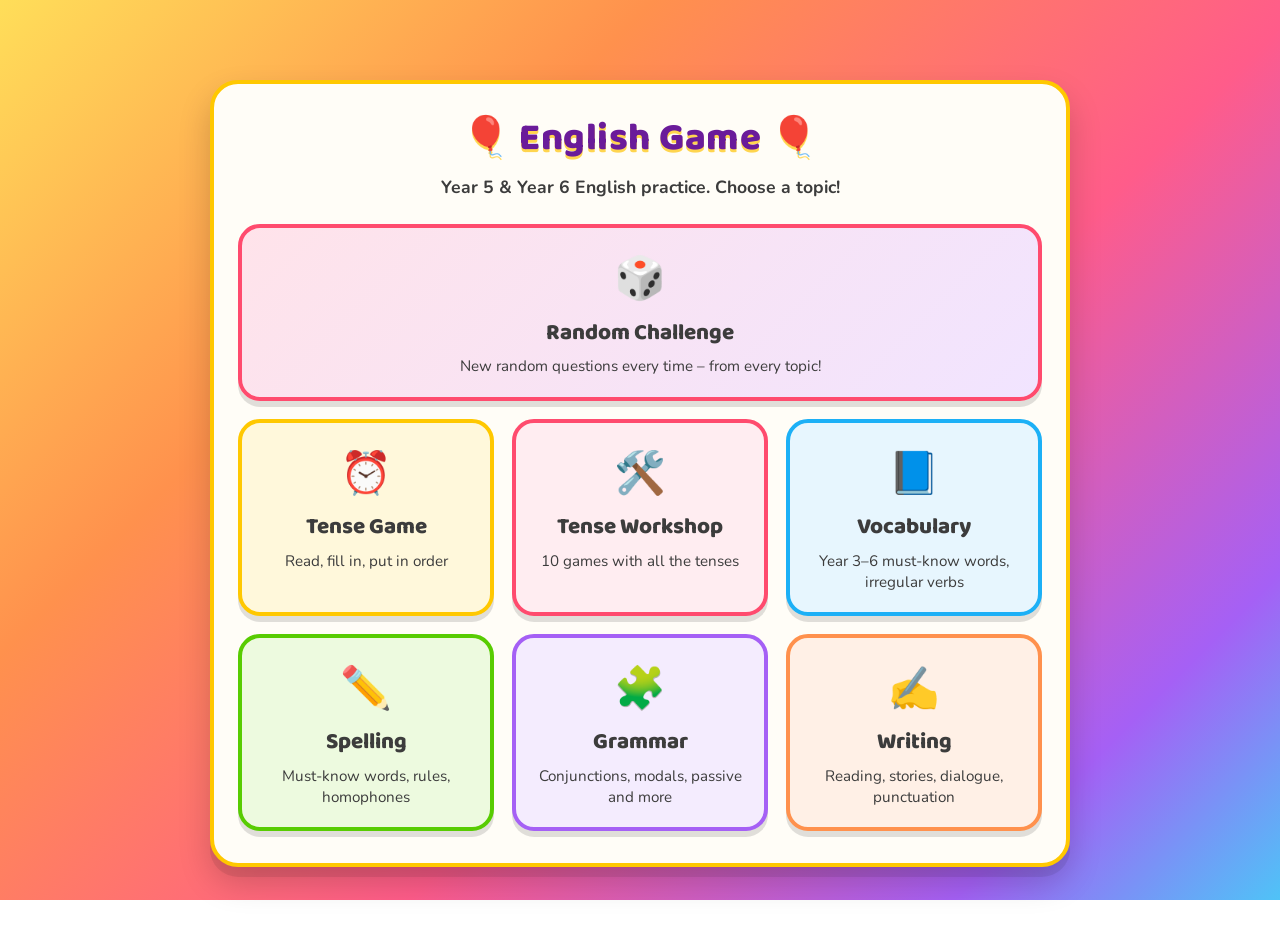
<file: index.html>
<!DOCTYPE html>
<html lang="en">
<head>
<meta charset="UTF-8">
<meta name="viewport" content="width=device-width, initial-scale=1.0">
<title>English Game</title>
<link rel="icon" href="data:,">

<!-- Playful kid-friendly fonts -->
<link rel="preconnect" href="https://fonts.googleapis.com">
<link rel="preconnect" href="https://fonts.gstatic.com" crossorigin>
<link href="https://fonts.googleapis.com/css2?family=Baloo+2:wght@500;700;800&family=Nunito:wght@400;600;700&display=swap" rel="stylesheet">

<!-- Bootstrap -->
<link href="https://cdn.jsdelivr.net/npm/bootstrap@5.3.3/dist/css/bootstrap.min.css" rel="stylesheet" integrity="sha384-QWTKZyjpPEjISv5WaRU9OFeRpok6YctnYmDr5pNlyT2bRjXh0JMhjY6hW+ALEwIH" crossorigin="anonymous">

<link rel="stylesheet" href="style.css">
<link rel="stylesheet" href="pages.css">
</head>
<body>

<div class="container wide">
    <h1>🎈 English Game 🎈</h1>
    <p class="hub-subtitle">Year 5 &amp; Year 6 English practice. Choose a topic!</p>

    <a class="hub-card challenge-card" href="challenge.html">
        <span class="hub-emoji">🎲</span>
        <span class="hub-title">Random Challenge</span>
        <span class="hub-desc">New random questions every time – from every topic!</span>
    </a>

    <div class="hub-grid">
        <a class="hub-card card-sunny" href="tenses.html">
            <span class="hub-emoji">⏰</span>
            <span class="hub-title">Tense Game</span>
            <span class="hub-desc">Read, fill in, put in order</span>
        </a>
        <a class="hub-card card-berry" href="tense-workshop.html">
            <span class="hub-emoji">🛠️</span>
            <span class="hub-title">Tense Workshop</span>
            <span class="hub-desc">10 games with all the tenses</span>
        </a>
        <a class="hub-card card-sky" href="vocabulary.html">
            <span class="hub-emoji">📘</span>
            <span class="hub-title">Vocabulary</span>
            <span class="hub-desc">Year 3–6 must-know words, irregular verbs</span>
        </a>
        <a class="hub-card card-grass" href="spelling.html">
            <span class="hub-emoji">✏️</span>
            <span class="hub-title">Spelling</span>
            <span class="hub-desc">Must-know words, rules, homophones</span>
        </a>
        <a class="hub-card card-grape" href="grammar.html">
            <span class="hub-emoji">🧩</span>
            <span class="hub-title">Grammar</span>
            <span class="hub-desc">Conjunctions, modals, passive and more</span>
        </a>
        <a class="hub-card card-orange" href="writing.html">
            <span class="hub-emoji">✍️</span>
            <span class="hub-title">Writing</span>
            <span class="hub-desc">Reading, stories, dialogue, punctuation</span>
        </a>
    </div>
</div>

</body>
</html>
</file>
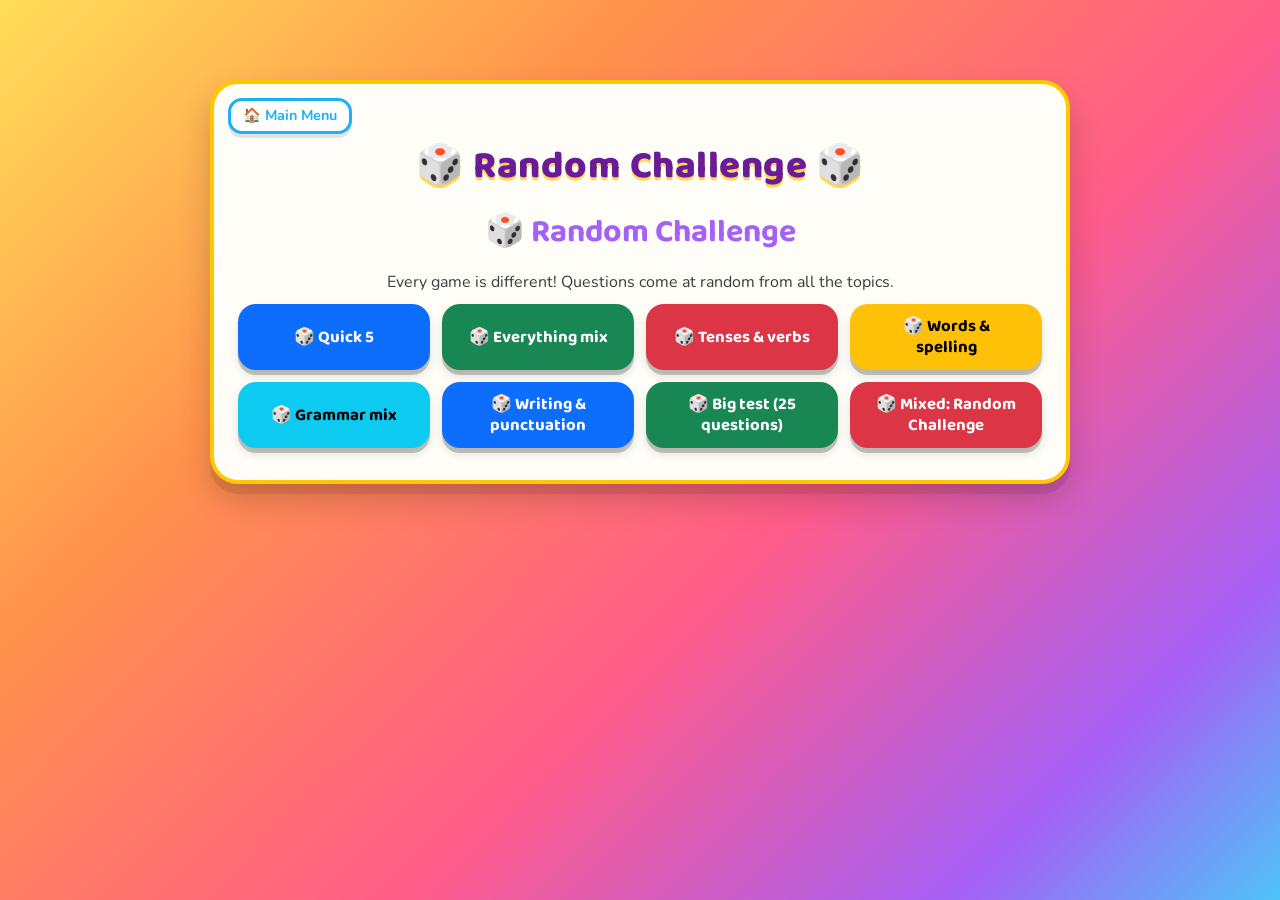
<file: challenge.html>
<!DOCTYPE html>
<html lang="en">
<head>
<meta charset="UTF-8">
<meta name="viewport" content="width=device-width, initial-scale=1.0">
<title>Random Challenge</title>
<link rel="icon" href="data:,">

<!-- Playful kid-friendly fonts -->
<link rel="preconnect" href="https://fonts.googleapis.com">
<link rel="preconnect" href="https://fonts.gstatic.com" crossorigin>
<link href="https://fonts.googleapis.com/css2?family=Baloo+2:wght@500;700;800&family=Nunito:wght@400;600;700&display=swap" rel="stylesheet">

<!-- Bootstrap -->
<link href="https://cdn.jsdelivr.net/npm/bootstrap@5.3.3/dist/css/bootstrap.min.css" rel="stylesheet" integrity="sha384-QWTKZyjpPEjISv5WaRU9OFeRpok6YctnYmDr5pNlyT2bRjXh0JMhjY6hW+ALEwIH" crossorigin="anonymous">

<link rel="stylesheet" href="style.css">
<link rel="stylesheet" href="pages.css">
</head>
<body>

<div class="container wide">
    <a href="index.html" class="btn btn-home btn-outline-info main-menu-link">🏠 Main Menu</a>
    <h1>🎲 Random Challenge 🎲</h1>
    <div id="app"></div>
</div>

<script src="js/quiz-engine.js"></script>
<script src="js/data/words.js"></script>
<script src="js/data/words34.js"></script>
<script src="js/data/verbs.js"></script>
<script>window.QUIZ_COLLECT = [];</script>
<script src="js/pages/vocabulary.js"></script>
<script src="js/pages/spelling.js"></script>
<script src="js/pages/grammar.js"></script>
<script src="js/pages/writing.js"></script>
<script src="js/pages/tense-workshop.js"></script>
<script src="js/pages/challenge.js"></script>
</body>
</html>
</file>
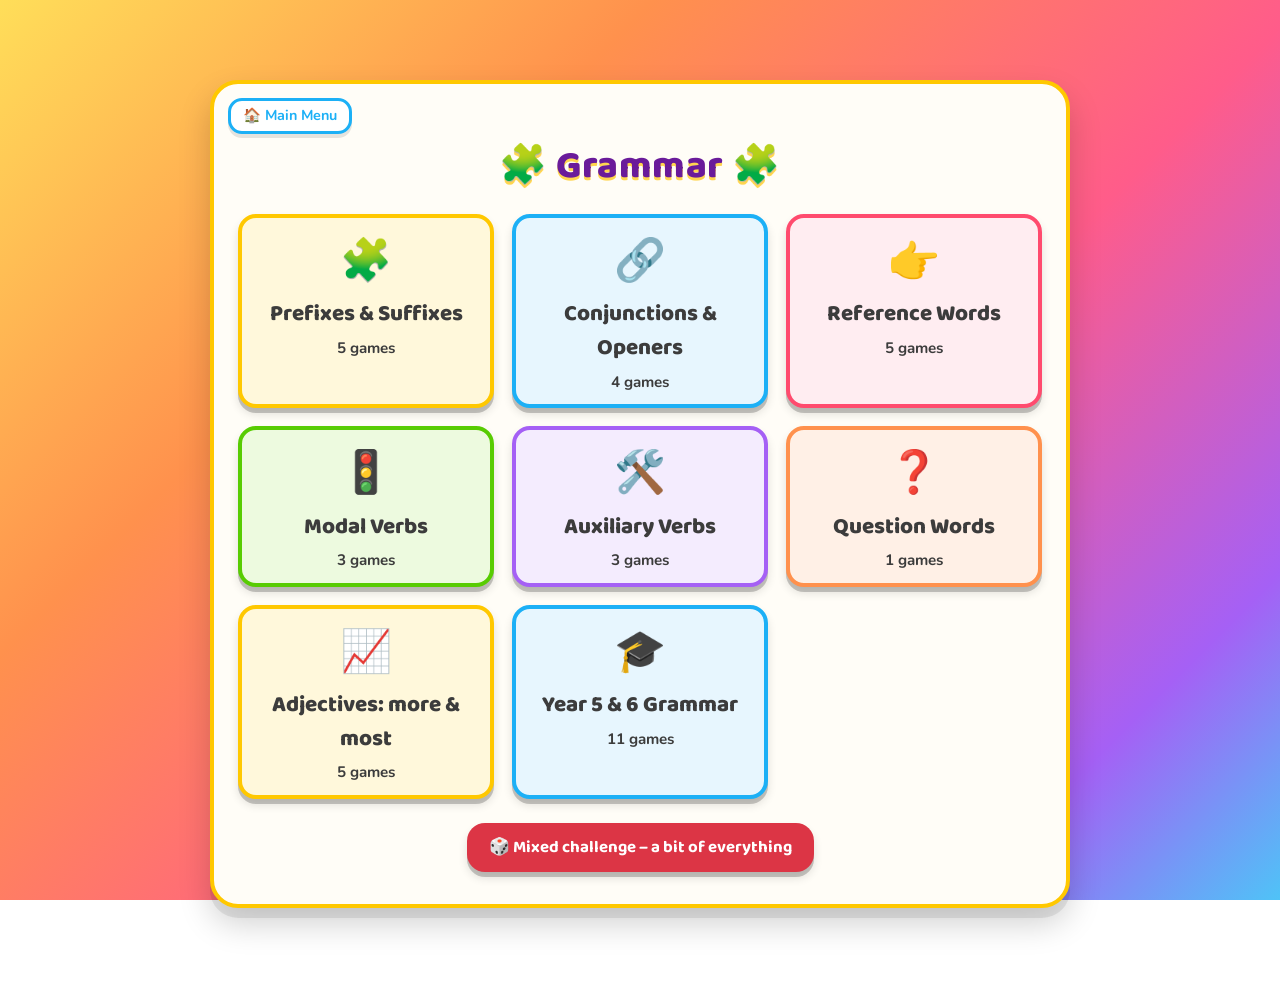
<file: grammar.html>
<!DOCTYPE html>
<html lang="en">
<head>
<meta charset="UTF-8">
<meta name="viewport" content="width=device-width, initial-scale=1.0">
<title>Grammar</title>
<link rel="icon" href="data:,">

<!-- Playful kid-friendly fonts -->
<link rel="preconnect" href="https://fonts.googleapis.com">
<link rel="preconnect" href="https://fonts.gstatic.com" crossorigin>
<link href="https://fonts.googleapis.com/css2?family=Baloo+2:wght@500;700;800&family=Nunito:wght@400;600;700&display=swap" rel="stylesheet">

<!-- Bootstrap -->
<link href="https://cdn.jsdelivr.net/npm/bootstrap@5.3.3/dist/css/bootstrap.min.css" rel="stylesheet" integrity="sha384-QWTKZyjpPEjISv5WaRU9OFeRpok6YctnYmDr5pNlyT2bRjXh0JMhjY6hW+ALEwIH" crossorigin="anonymous">

<link rel="stylesheet" href="style.css">
<link rel="stylesheet" href="pages.css">
</head>
<body>

<div class="container wide">
    <a href="index.html" class="btn btn-home btn-outline-info main-menu-link">🏠 Main Menu</a>
    <h1>🧩 Grammar 🧩</h1>
    <div id="app"></div>
</div>

<script src="js/quiz-engine.js"></script>
<script src="js/pages/grammar.js"></script>
</body>
</html>
</file>
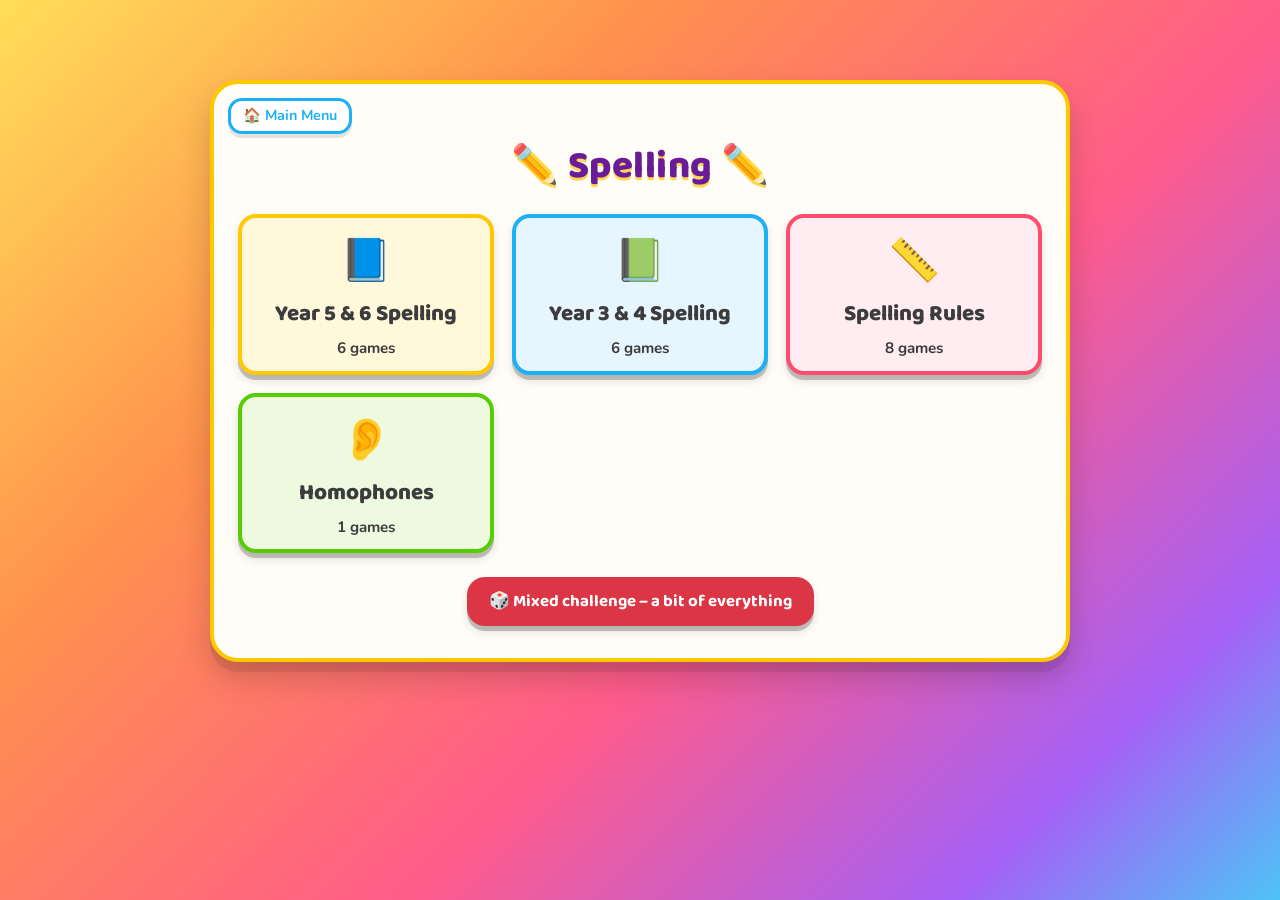
<file: spelling.html>
<!DOCTYPE html>
<html lang="en">
<head>
<meta charset="UTF-8">
<meta name="viewport" content="width=device-width, initial-scale=1.0">
<title>Spelling</title>
<link rel="icon" href="data:,">

<!-- Playful kid-friendly fonts -->
<link rel="preconnect" href="https://fonts.googleapis.com">
<link rel="preconnect" href="https://fonts.gstatic.com" crossorigin>
<link href="https://fonts.googleapis.com/css2?family=Baloo+2:wght@500;700;800&family=Nunito:wght@400;600;700&display=swap" rel="stylesheet">

<!-- Bootstrap -->
<link href="https://cdn.jsdelivr.net/npm/bootstrap@5.3.3/dist/css/bootstrap.min.css" rel="stylesheet" integrity="sha384-QWTKZyjpPEjISv5WaRU9OFeRpok6YctnYmDr5pNlyT2bRjXh0JMhjY6hW+ALEwIH" crossorigin="anonymous">

<link rel="stylesheet" href="style.css">
<link rel="stylesheet" href="pages.css">
</head>
<body>

<div class="container wide">
    <a href="index.html" class="btn btn-home btn-outline-info main-menu-link">🏠 Main Menu</a>
    <h1>✏️ Spelling ✏️</h1>
    <div id="app"></div>
</div>

<script src="js/quiz-engine.js"></script>
<script src="js/data/words.js"></script>
<script src="js/data/words34.js"></script>
<script src="js/pages/spelling.js"></script>
</body>
</html>
</file>
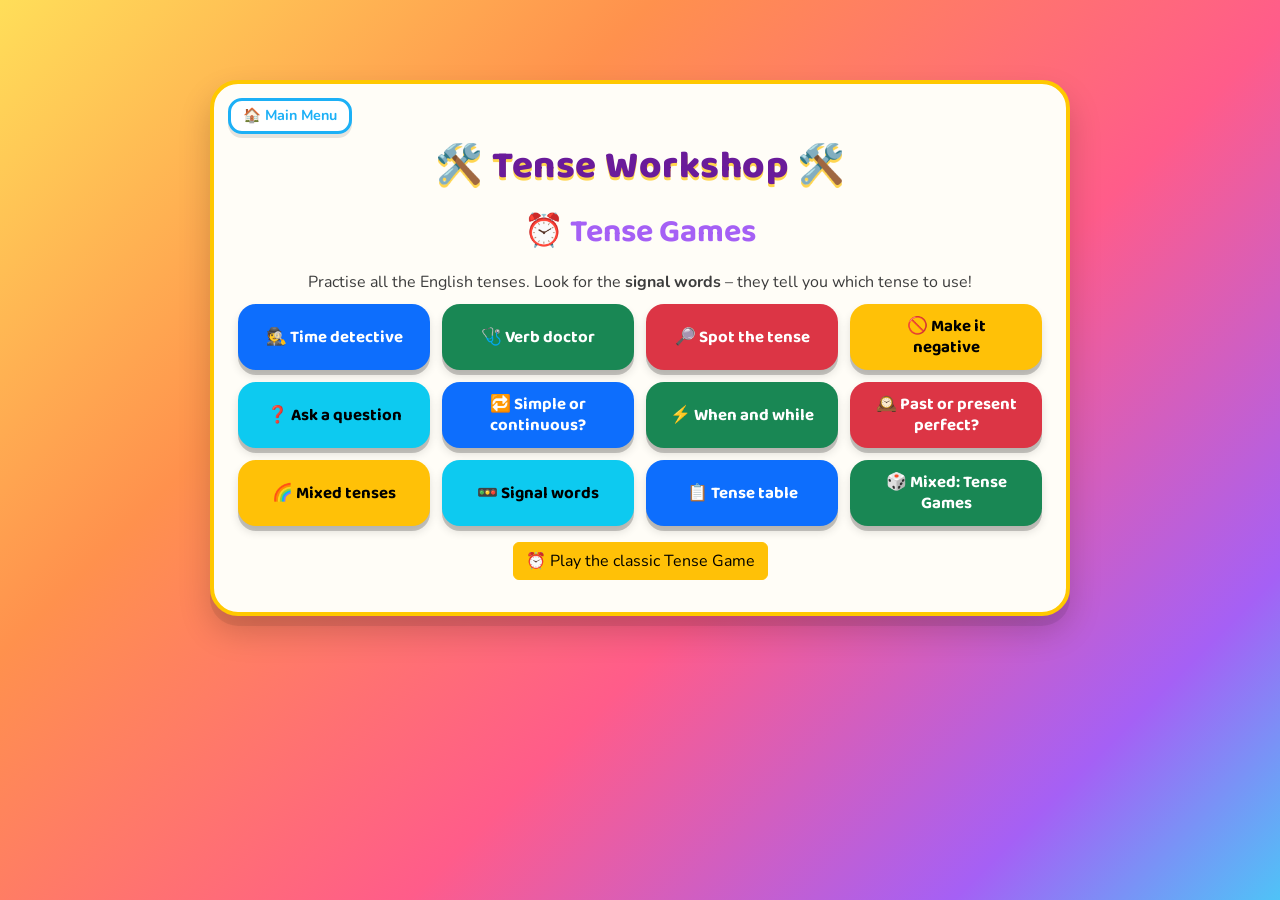
<file: tense-workshop.html>
<!DOCTYPE html>
<html lang="en">
<head>
<meta charset="UTF-8">
<meta name="viewport" content="width=device-width, initial-scale=1.0">
<title>Tense Workshop</title>
<link rel="icon" href="data:,">

<!-- Playful kid-friendly fonts -->
<link rel="preconnect" href="https://fonts.googleapis.com">
<link rel="preconnect" href="https://fonts.gstatic.com" crossorigin>
<link href="https://fonts.googleapis.com/css2?family=Baloo+2:wght@500;700;800&family=Nunito:wght@400;600;700&display=swap" rel="stylesheet">

<!-- Bootstrap -->
<link href="https://cdn.jsdelivr.net/npm/bootstrap@5.3.3/dist/css/bootstrap.min.css" rel="stylesheet" integrity="sha384-QWTKZyjpPEjISv5WaRU9OFeRpok6YctnYmDr5pNlyT2bRjXh0JMhjY6hW+ALEwIH" crossorigin="anonymous">

<link rel="stylesheet" href="style.css">
<link rel="stylesheet" href="pages.css">
</head>
<body>

<div class="container wide">
    <a href="index.html" class="btn btn-home btn-outline-info main-menu-link">🏠 Main Menu</a>
    <h1>🛠️ Tense Workshop 🛠️</h1>
    <div id="app"></div>
    <a href="tenses.html" class="btn btn-warning mt-3">⏰ Play the classic Tense Game</a>
</div>

<script src="js/quiz-engine.js"></script>
<script src="js/pages/tense-workshop.js"></script>
</body>
</html>
</file>
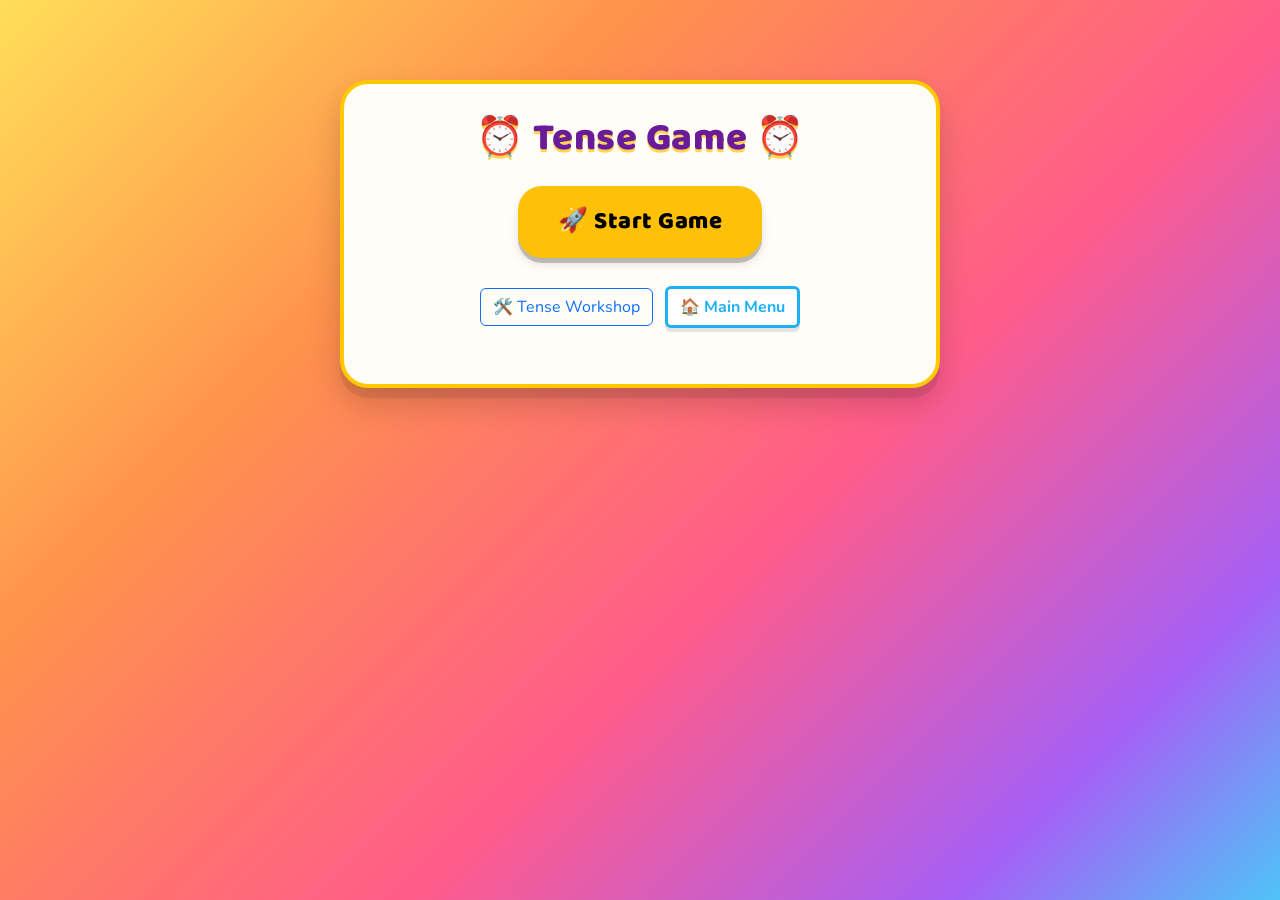
<file: tenses.html>
<!DOCTYPE html>
<html lang="en">
<head>
<meta charset="UTF-8">
<meta name="viewport" content="width=device-width, initial-scale=1.0">
<title>Tense Game</title>
<link rel="icon" href="data:,">

<!-- Playful kid-friendly fonts -->
<link rel="preconnect" href="https://fonts.googleapis.com">
<link rel="preconnect" href="https://fonts.gstatic.com" crossorigin>
<link href="https://fonts.googleapis.com/css2?family=Baloo+2:wght@500;700;800&family=Nunito:wght@400;600;700&display=swap" rel="stylesheet">

<!-- Bootstrap -->
<link href="https://cdn.jsdelivr.net/npm/bootstrap@5.3.3/dist/css/bootstrap.min.css" rel="stylesheet" integrity="sha384-QWTKZyjpPEjISv5WaRU9OFeRpok6YctnYmDr5pNlyT2bRjXh0JMhjY6hW+ALEwIH" crossorigin="anonymous">

<link rel="stylesheet" href="style.css">
</head>
<body>

<div class="container">
    <h1>⏰ Tense Game ⏰</h1>

    <!-- home screen -->
    <div id="start-area">
        <button class="btn btn-warning btn-lg" onclick="showDifficultySelect()">🚀 Start Game</button>
        <div class="mt-4">
            <a href="tense-workshop.html" class="btn btn-outline-primary m-1">🛠️ Tense Workshop</a>
            <a href="index.html" class="btn btn-home btn-outline-info m-1">🏠 Main Menu</a>
        </div>
    </div>

    <!-- Difficulty  -->
    <div id="difficulty-select" style="display:none;">
        <h2>🎯 Select Difficulty</h2>
        <button class="btn btn-success m-2" onclick="chooseDifficulty('easy')" id="btn-easy">😊 Easy</button>
        <button class="btn btn-warning m-2" onclick="chooseDifficulty('medium')" id="btn-medium">🙂 Medium</button>
        <button class="btn btn-danger m-2" onclick="chooseDifficulty('hard')" id="btn-hard">🤓 Hard</button>
        <div class="mt-3">
            <button class="btn btn-home btn-outline-info" onclick="goHome()">🏠 Home</button>
        </div>
    </div>

    <!-- Tense selection -->
    <div id="tense-select" style="display:none;">
        <h2>⏰ Select Tense</h2>
        <div id="tense-buttons"></div>
        <div class="mt-3">
            <button class="btn btn-back btn-outline-warning" onclick="backToDifficulty()">⬅️ Back</button>
            <button class="btn btn-home btn-outline-info" onclick="goHome()">🏠 Home</button>
        </div>
    </div>

    <!-- Reading text -->
    <div id="text-area" style="display:none;">
        <h2 id="text-title"></h2>
        <p id="reading-text"></p>
        <button class="btn btn-primary m-2" onclick="startFillPractice()">▶️ Start Practice</button>
        <div class="mt-3">
            <button class="btn btn-back btn-outline-warning" onclick="backToTense()">⬅️ Back</button>
            <button class="btn btn-home btn-outline-info" onclick="goHome()">🏠 Home</button>
        </div>
    </div>

    <!-- Game area -->
    <div id="game-area" style="display:none;"></div>
    <!-- Navigation -->
    <div id="game-nav" style="display:none;" class="mt-3">
        <button class="btn btn-back btn-outline-warning" onclick="backToTense()">⬅️ Back</button>
        <button class="btn btn-home btn-outline-info" onclick="goHome()">🏠 Home</button>
    </div>
    <!-- Feedback -->
    <div id="feedback"></div>
    <!-- Final score actions -->
    <div id="final-actions" style="display:none;" class="mt-3">
        <button class="btn btn-success m-2" onclick="backToTense()">🔁 Practice another tense</button>
        <button class="btn btn-home btn-outline-info m-2" onclick="goHome()">🏠 Home</button>
    </div>
    <!-- Next gomb -->
    <button id="next-btn" class="btn btn-primary mt-3" style="display:none;" onclick="nextQuestion()">Next</button>
</div>

<script src="js/english-game.js"></script>
<script src="https://cdn.jsdelivr.net/npm/bootstrap@5.3.3/dist/js/bootstrap.bundle.min.js" integrity="sha384-YvpcrYf0tY3lHB60NNkmXc5s9fDVZLESaAA55NDzOxhy9GkcIdslK1eN7N6jIeHz" crossorigin="anonymous"></script>
</body>
</html>
</file>
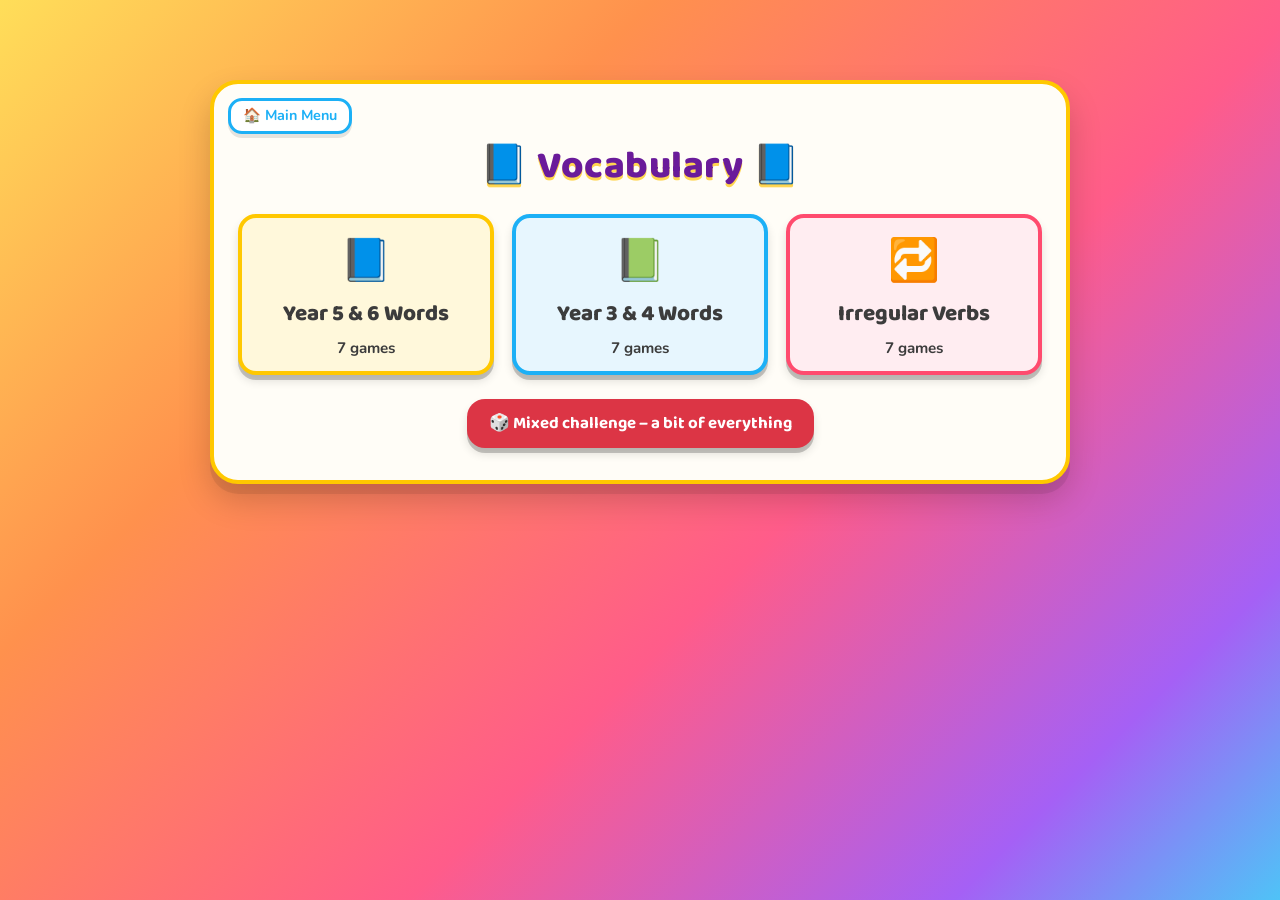
<file: vocabulary.html>
<!DOCTYPE html>
<html lang="en">
<head>
<meta charset="UTF-8">
<meta name="viewport" content="width=device-width, initial-scale=1.0">
<title>Vocabulary</title>
<link rel="icon" href="data:,">

<!-- Playful kid-friendly fonts -->
<link rel="preconnect" href="https://fonts.googleapis.com">
<link rel="preconnect" href="https://fonts.gstatic.com" crossorigin>
<link href="https://fonts.googleapis.com/css2?family=Baloo+2:wght@500;700;800&family=Nunito:wght@400;600;700&display=swap" rel="stylesheet">

<!-- Bootstrap -->
<link href="https://cdn.jsdelivr.net/npm/bootstrap@5.3.3/dist/css/bootstrap.min.css" rel="stylesheet" integrity="sha384-QWTKZyjpPEjISv5WaRU9OFeRpok6YctnYmDr5pNlyT2bRjXh0JMhjY6hW+ALEwIH" crossorigin="anonymous">

<link rel="stylesheet" href="style.css">
<link rel="stylesheet" href="pages.css">
</head>
<body>

<div class="container wide">
    <a href="index.html" class="btn btn-home btn-outline-info main-menu-link">🏠 Main Menu</a>
    <h1>📘 Vocabulary 📘</h1>
    <div id="app"></div>
</div>

<script src="js/quiz-engine.js"></script>
<script src="js/data/words.js"></script>
<script src="js/data/words34.js"></script>
<script src="js/data/verbs.js"></script>
<script src="js/pages/vocabulary.js"></script>
</body>
</html>
</file>
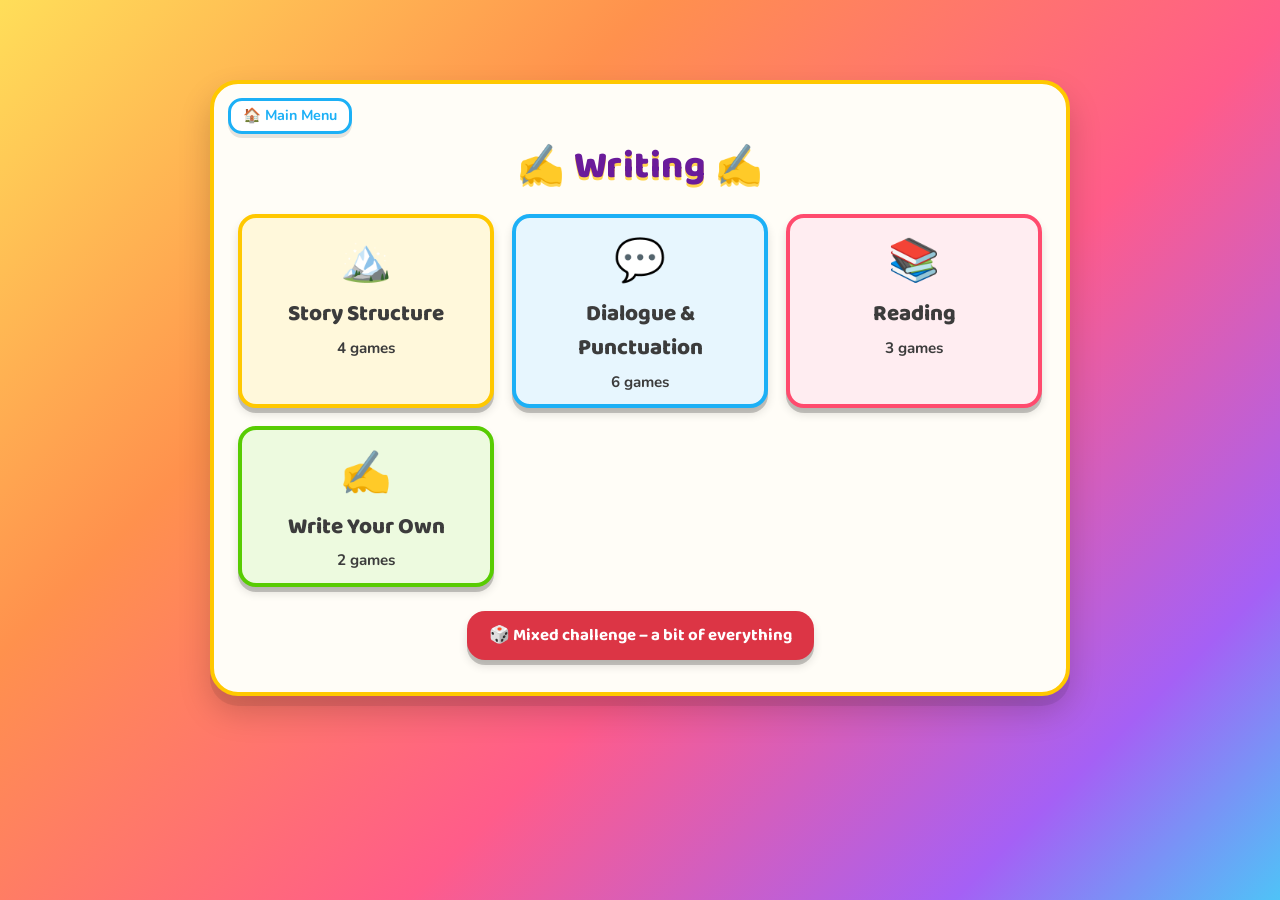
<file: writing.html>
<!DOCTYPE html>
<html lang="en">
<head>
<meta charset="UTF-8">
<meta name="viewport" content="width=device-width, initial-scale=1.0">
<title>Writing</title>
<link rel="icon" href="data:,">

<!-- Playful kid-friendly fonts -->
<link rel="preconnect" href="https://fonts.googleapis.com">
<link rel="preconnect" href="https://fonts.gstatic.com" crossorigin>
<link href="https://fonts.googleapis.com/css2?family=Baloo+2:wght@500;700;800&family=Nunito:wght@400;600;700&display=swap" rel="stylesheet">

<!-- Bootstrap -->
<link href="https://cdn.jsdelivr.net/npm/bootstrap@5.3.3/dist/css/bootstrap.min.css" rel="stylesheet" integrity="sha384-QWTKZyjpPEjISv5WaRU9OFeRpok6YctnYmDr5pNlyT2bRjXh0JMhjY6hW+ALEwIH" crossorigin="anonymous">

<link rel="stylesheet" href="style.css">
<link rel="stylesheet" href="pages.css">
</head>
<body>

<div class="container wide">
    <a href="index.html" class="btn btn-home btn-outline-info main-menu-link">🏠 Main Menu</a>
    <h1>✍️ Writing ✍️</h1>
    <div id="app"></div>
</div>

<script src="js/quiz-engine.js"></script>
<script src="js/data/words.js"></script>
<script src="js/data/words34.js"></script>
<script src="js/data/verbs.js"></script>
<script src="js/pages/writing.js"></script>
</body>
</html>
</file>
<file: style.css>
/* ===================== Kid-friendly game style ===================== */

:root {
    --sunny: #FFC800;
    --grass: #58CC02;
    --sky: #1CB0F6;
    --berry: #FF4B6E;
    --grape: #A560F5;
    --ink: #3C3C3C;
}

/* background */
body {
    text-align: center;
    padding: 40px 16px;
    min-height: 100vh;
    background: linear-gradient(135deg, #FFDE59 0%, #FF914D 30%, #FF5C8A 60%, #A560F5 85%, #4FC3F7 100%);
    background-attachment: fixed;
    font-family: 'Nunito', 'Baloo 2', Arial, sans-serif;
    color: var(--ink);
}

/* title */
h1 {
    font-family: 'Baloo 2', 'Nunito', sans-serif;
    font-weight: 800;
    font-size: 2.4rem;
    margin-bottom: 24px;
    color: #6A1B9A;
    letter-spacing: 0.5px;
    text-shadow: 0 3px 0 #FFD54F;
    animation: titleBounce 2.4s ease-in-out infinite;
}

h2 {
    font-family: 'Baloo 2', 'Nunito', sans-serif;
    font-weight: 700;
    color: var(--grape);
    margin-bottom: 18px;
}

@keyframes titleBounce {
    0%, 100% { transform: translateY(0) rotate(0deg); }
    50% { transform: translateY(-6px) rotate(-1deg); }
}

/* the card */
.container {
    animation: popIn 0.5s cubic-bezier(.26,1.6,.5,1);
    background: #FFFDF7;
    border: 4px solid var(--sunny);
    border-radius: 28px;
    box-shadow: 0 10px 0 rgba(0,0,0,0.08), 0 16px 32px rgba(0,0,0,0.18);
    padding: 32px 24px 32px 24px;
    max-width: 600px;
    margin: 40px auto;
    position: relative;
}

@keyframes popIn {
    from { opacity: 0; transform: translateY(16px) scale(0.94); }
    to { opacity: 1; transform: translateY(0) scale(1); }
}

/* game area */
#game-area {
    margin-top: 20px;
}

/* button base: chunky "gummy" game buttons */
#game-area button, #start-area button, #tense-select button, #difficulty-select button,
#text-area button, #game-nav button, #final-actions button, #next-btn, #app button {
    font-family: 'Baloo 2', 'Nunito', sans-serif;
    font-weight: 700;
    font-size: 1.05rem;
    border: none !important;
    border-radius: 18px;
    padding: 12px 22px;
    box-shadow: 0 5px 0 rgba(0,0,0,0.2), 0 6px 10px rgba(0,0,0,0.12);
    transition: transform 0.12s ease, box-shadow 0.12s ease;
}

/* Unified Back and Home button style */
.btn-back, .btn-home {
    font-weight: 700;
    background: #fff !important;
    border: 3px solid var(--sky) !important;
    color: var(--sky) !important;
    box-shadow: 0 4px 0 rgba(0,0,0,0.1) !important;
}
.btn-back { border-color: var(--sunny) !important; color: #C98A00 !important; }

/* reading text before practice: looks like a little storybook page */
#reading-text {
    text-align: left;
    font-family: 'Nunito', sans-serif;
    font-size: 1.15rem;
    line-height: 1.6;
    background: #FFF9E6;
    border: 3px dashed var(--sunny);
    border-radius: 16px;
    padding: 16px 20px;
    margin: 14px 0;
    box-shadow: inset 0 2px 6px rgba(0,0,0,0.04);
}
#reading-text::before {
    content: "📖 ";
}

/* fill in the blank line */
.blank-line {
    display: inline-block;
    border-bottom: 3px solid var(--grape);
    min-width: 60px;
    height: 1.2em;
    margin: 0 4px;
    vertical-align: middle;
}

/* hover effect: button "lifts up" */
#game-area button:hover, #start-area button:hover, #tense-select button:hover,
#difficulty-select button:hover, #text-area button:hover, #final-actions button:hover, #app button:hover {
    transform: translateY(-3px) scale(1.05);
    box-shadow: 0 8px 0 rgba(0,0,0,0.2), 0 10px 16px rgba(0,0,0,0.16);
}

/* click effect: button "presses in" */
#game-area button:active, #start-area button:active, #tense-select button:active,
#difficulty-select button:active, #text-area button:active, #final-actions button:active, #app button:active {
    transform: translateY(3px) scale(0.98);
    box-shadow: 0 1px 0 rgba(0,0,0,0.2), 0 2px 4px rgba(0,0,0,0.12);
}

/* start button: extra big and playful */
#start-area button {
    border-radius: 24px;
    padding: 18px 40px;
    font-size: 1.5rem;
    font-weight: 800;
    letter-spacing: 0.5px;
}

/* feedback text */
#feedback {
    font-family: 'Baloo 2', sans-serif;
    font-size: 1.7rem;
    font-weight: 800;
    margin-top: 20px;
}

/* score color */
#feedback .score {
    color: var(--grass);
    display: inline-block;
}

/* stars on the final score */
#feedback .stars {
    display: block;
    font-size: 2.2rem;
    letter-spacing: 6px;
    margin: 6px 0 4px;
    filter: drop-shadow(0 2px 2px rgba(0,0,0,0.15));
}

/* correct answers at end: readable, playful list */
#feedback .answers-list {
    color: var(--ink);
    text-align: left;
    margin-top: 18px;
    font-family: 'Nunito', sans-serif;
    font-weight: 600;
    font-size: 1.05rem;
    line-height: 1.6;
    background: #F4F1FF;
    border-radius: 14px;
    padding: 14px 18px;
}

/* word buttons: add border for white buttons */
#game-area button.btn.btn-light {
    border: 3px solid var(--ink) !important;
    background: #fff;
    color: #222;
}

/* correct / wrong colors + pop animation */
.correct, .wrong {
    display: inline-block;
    animation: pop 0.35s cubic-bezier(.26,1.6,.5,1);
}
.correct { color: var(--grass); }
.wrong { color: var(--berry); animation: shake 0.4s ease; }

@keyframes pop {
    from { transform: scale(0.6); opacity: 0; }
    to { transform: scale(1); opacity: 1; }
}
@keyframes shake {
    0%, 100% { transform: translateX(0); }
    25% { transform: translateX(-6px); }
    75% { transform: translateX(6px); }
}

/* score */
#game-area h3 {
    margin-top: 20px;
    font-weight: bold;
}

/* question header inside game area */
#game-area > div:first-child {
    font-family: 'Baloo 2', sans-serif;
    color: var(--grape);
}

@media (max-width: 600px) {
    body {
        padding: 16px 10px;
    }
    .container {
        max-width: 98vw;
        padding: 16px 4vw 16px 4vw;
        border-radius: 20px;
        font-size: 0.98em;
        margin: 8px auto;
    }
    h1 { font-size: 1.5em; margin-bottom: 14px; }
    h2 { font-size: 1.15em; }
    #start-area button { font-size: 1.2rem; padding: 14px 26px; }
    #game-area button, #start-area button, #tense-select button, #difficulty-select button,
    #text-area button, #game-nav button, #final-actions button, #next-btn, #app button {
        min-width: 90px;
        font-size: 0.95em;
        padding: 10px 14px;
    }
    #reading-text {
        font-size: 1.02rem;
        padding: 12px 14px;
    }
    #feedback {
        font-size: 1.3rem;
    }
    #feedback .stars {
        font-size: 1.8rem;
    }
    #feedback .answers-list {
        font-size: 0.92rem;
        padding: 10px 12px;
    }
}
</file>
<file: pages.css>
/* ===================== Main menu (hub) & topic pages ===================== */
/* style.css után töltődik be, az alap színeket (--sunny, --grape stb.) onnan használja */

.container.wide {
    max-width: 860px;
}

.hub-subtitle {
    font-weight: 700;
    font-size: 1.1rem;
    margin-top: -12px;
    margin-bottom: 24px;
}

.hub-grid {
    display: grid;
    grid-template-columns: repeat(auto-fill, minmax(230px, 1fr));
    gap: 18px;
}

.hub-card {
    display: flex;
    flex-direction: column;
    align-items: center;
    gap: 6px;
    padding: 20px 16px;
    border-radius: 22px;
    border: 4px solid;
    background: #fff;
    color: var(--ink);
    text-decoration: none;
    box-shadow: 0 6px 0 rgba(0,0,0,0.12);
    transition: transform 0.12s ease, box-shadow 0.12s ease;
}
.hub-card:hover {
    transform: translateY(-4px) rotate(-1deg);
    box-shadow: 0 10px 0 rgba(0,0,0,0.12);
    color: var(--ink);
}
#app button.hub-card {
    width: 100%;
    border: 4px solid !important;
    font-family: 'Nunito', sans-serif;
}
#app button.card-sunny { border-color: var(--sunny) !important; }
#app button.card-berry { border-color: var(--berry) !important; }
#app button.card-sky { border-color: var(--sky) !important; }
#app button.card-grass { border-color: var(--grass) !important; }
#app button.card-grape { border-color: var(--grape) !important; }
#app button.card-orange { border-color: #FF914D !important; }
.hub-emoji { font-size: 2.6rem; }
.hub-title { font-family: 'Baloo 2', sans-serif; font-weight: 800; font-size: 1.4rem; }
.hub-desc { font-size: 0.95rem; line-height: 1.35; }
.card-sunny { border-color: var(--sunny); background: #FFF8DB; }
.card-berry { border-color: var(--berry); background: #FFEDF1; }
.card-sky { border-color: var(--sky); background: #E7F6FE; }
.card-grass { border-color: var(--grass); background: #EDFADF; }
.card-grape { border-color: var(--grape); background: #F4ECFE; }
.card-orange { border-color: #FF914D; background: #FFF0E6; }
.challenge-card {
    border-color: var(--berry);
    background: linear-gradient(135deg, #FFE3EA, #F1E4FF);
    margin-bottom: 18px;
}

.main-menu-link {
    position: absolute;
    top: 14px;
    left: 14px;
    font-size: 0.9rem;
    padding: 4px 12px;
    border-radius: 14px;
}
.main-menu-link + h1 { margin-top: 28px; }

/* topic menu */
.section-block {
    text-align: left;
    margin-bottom: 28px;
}
.section-block h2 { margin-bottom: 4px; }
.section-desc { margin-bottom: 10px; }

.game-grid {
    display: grid;
    grid-template-columns: repeat(auto-fill, minmax(190px, 1fr));
    gap: 12px;
}
#app .game-card {
    width: 100%;
    white-space: normal;
    line-height: 1.25;
}
.game-card .best {
    display: block;
    font-size: 0.8rem;
    font-weight: 600;
    opacity: 0.9;
    margin-top: 4px;
}

/* rule / tip box before a game */
.rule-box {
    text-align: left;
    background: #F4F1FF;
    border-left: 6px solid var(--grape);
    border-radius: 14px;
    padding: 14px 18px;
    margin: 10px 0 16px;
    line-height: 1.7;
}

/* question screen */
.q-header {
    font-family: 'Baloo 2', sans-serif;
    font-weight: 700;
    color: var(--grape);
    font-size: 1.2rem;
}
.q-counter { font-weight: 700; margin-bottom: 6px; }
.q-progress { height: 12px; border-radius: 8px; margin-bottom: 14px; }
.q-prompt {
    font-size: 1.3rem;
    font-weight: 700;
    margin: 16px 0;
    line-height: 1.6;
}
.q-hint {
    color: #6b6b6b;
    font-size: 0.95rem;
    font-weight: 600;
    margin: 4px 0 8px;
}
.letters {
    display: inline-block;
    font-family: 'Courier New', monospace;
    letter-spacing: 2px;
    background: #FFF9E6;
    border: 3px dashed var(--sunny);
    border-radius: 12px;
    padding: 2px 12px;
    margin: 4px;
}
.story-para {
    text-align: left;
    font-weight: 600;
    font-size: 1.05rem;
    background: #FFF9E6;
    border: 3px dashed var(--sunny);
    border-radius: 14px;
    padding: 12px 16px;
    margin-top: 10px;
}

.options-stack {
    display: flex;
    flex-direction: column;
    align-items: stretch;
}
#app .options-stack button {
    text-align: left;
    white-space: normal;
}
#app button.btn-light {
    border: 3px solid var(--ink) !important;
    background: #fff;
    color: #222;
}
#app button.opt-correct {
    background: var(--grass) !important;
    color: #fff !important;
    border-color: var(--grass) !important;
}
#app button.opt-wrong {
    background: var(--berry) !important;
    color: #fff !important;
    border-color: var(--berry) !important;
}

.answer-input {
    font-size: 1.3rem;
    font-family: 'Nunito', sans-serif;
    font-weight: 700;
    border: 3px solid var(--sky);
    border-radius: 14px;
    padding: 10px 14px;
    width: 100%;
    max-width: 440px;
    outline: none;
}
.answer-input:focus { border-color: var(--grape); }
.help-row { margin-top: 4px; }
.hint-pattern { white-space: pre-wrap; }
#app button.help-btn {
    font-size: 0.9rem;
    padding: 4px 12px;
    margin: 3px;
    background: #fff;
    color: #555;
    border: 2px solid #bbb !important;
    box-shadow: 0 2px 0 rgba(0,0,0,0.1);
}
.input-correct { border-color: var(--grass) !important; background: #EDFADF; }
.input-wrong { border-color: var(--berry) !important; background: #FFEDF1; }

.feedback-box {
    margin-top: 14px;
    border-radius: 14px;
    padding: 12px 16px;
    font-size: 1.05rem;
}
.feedback-box .correct, .feedback-box .wrong {
    font-family: 'Baloo 2', sans-serif;
    font-size: 1.5rem;
    font-weight: 800;
}
.feedback-box.ok { background: #EDFADF; }
.feedback-box.bad { background: #FFEDF1; }
.right-answer { margin-top: 4px; }
.explain {
    margin-top: 8px;
    font-weight: 600;
    text-align: left;
}

/* sentence / paragraph ordering */
.order-hint { font-weight: 600; }
.order-area {
    min-height: 64px;
    border: 3px dashed var(--sky);
    border-radius: 14px;
    padding: 8px;
    margin: 10px 0;
    background: #F5FBFF;
}
#app button.order-block {
    display: block;
    width: 100%;
    text-align: left;
    white-space: normal;
    font-family: 'Nunito', sans-serif;
    font-weight: 600;
    font-size: 0.98rem;
    margin: 8px 0;
}

/* results */
#app #feedback { margin-bottom: 10px; }
.review-item {
    border-bottom: 2px dashed #ddd;
    padding: 8px 0;
}
.review-item:last-child { border-bottom: none; }
.wrong-ans { color: var(--berry); text-decoration: line-through; }

/* reference tables */
.table-wrap {
    overflow-x: auto;
    max-height: 60vh;
    overflow-y: auto;
    border-radius: 14px;
    border: 3px solid var(--sunny);
}
.ref-table {
    width: 100%;
    text-align: left;
    border-collapse: collapse;
    background: #fff;
}
.ref-table th {
    position: sticky;
    top: 0;
    background: var(--sunny);
    padding: 8px 10px;
}
.ref-table td {
    padding: 6px 10px;
    border-bottom: 1px solid #eee;
    vertical-align: top;
}
#app .ref-table button {
    padding: 2px 10px;
    font-size: 0.9rem;
    border-radius: 10px;
    min-width: 0;
}

/* writing tools */
.idea-box {
    font-weight: 700;
    font-size: 1.1rem;
    margin: 8px 0 14px;
}
.story-title { max-width: 100%; margin-bottom: 14px; }
.writer-part {
    text-align: left;
    margin-bottom: 18px;
}
.writer-part h3 {
    font-family: 'Baloo 2', sans-serif;
    font-weight: 800;
    color: var(--berry);
    margin-bottom: 0;
}
.writer-part textarea, .dialogue-text {
    width: 100%;
    min-height: 130px;
    border: 3px solid var(--sunny);
    border-radius: 14px;
    padding: 10px 14px;
    font-family: 'Nunito', sans-serif;
    font-size: 1.05rem;
    line-height: 1.6;
    outline: none;
}
.dialogue-text { min-height: 240px; margin-top: 10px; }
.writer-part textarea:focus, .dialogue-text:focus { border-color: var(--grape); }
.word-count { text-align: right; font-size: 0.85rem; color: #777; font-weight: 700; }

.word-bank {
    text-align: left;
    background: #F5FBFF;
    border: 3px dashed var(--sky);
    border-radius: 14px;
    padding: 10px 12px;
}
.chip-row { margin: 4px 0; text-align: left; }
.chip-title { font-weight: 800; margin-right: 6px; }
#app button.chip {
    font-family: 'Nunito', sans-serif;
    font-size: 0.88rem;
    font-weight: 700;
    padding: 3px 10px;
    margin: 3px;
    border-radius: 12px;
    min-width: 0;
    background: #fff;
    color: var(--ink);
    border: 2px solid var(--sky) !important;
    box-shadow: 0 2px 0 rgba(0,0,0,0.12);
}

.check-list, .line-check { list-style: none; padding-left: 0; margin: 8px 0 12px; }
.check-list li, .line-check > li { padding: 3px 0; }
.check-list li.todo { color: #8a8a8a; }
.line-check > li.todo { color: #B3261E; }
.line-check > li.narr { color: #777; }
.line-check ul { color: var(--ink); font-size: 0.92rem; }

@media (max-width: 600px) {
    .main-menu-link { position: static; display: inline-block; margin-bottom: 10px; }
    .hub-grid, .game-grid { grid-template-columns: 1fr; gap: 10px; }
    /* telefonon kompakt kártyák: ikon balra, szöveg jobbra */
    .hub-card, #app button.hub-card {
        display: grid;
        grid-template-columns: 48px 1fr;
        grid-template-rows: auto auto;
        column-gap: 10px;
        row-gap: 0;
        align-items: center;
        text-align: left;
        padding: 10px 14px;
    }
    .hub-emoji { font-size: 2rem; grid-row: span 2; text-align: center; }
    .hub-title { font-size: 1.15rem; }
    .hub-desc { font-size: 0.85rem; }
    .q-prompt { font-size: 1.1rem; }
    .answer-input { font-size: 1.1rem; }
    .rule-box { padding: 10px 12px; }
}
</file>
